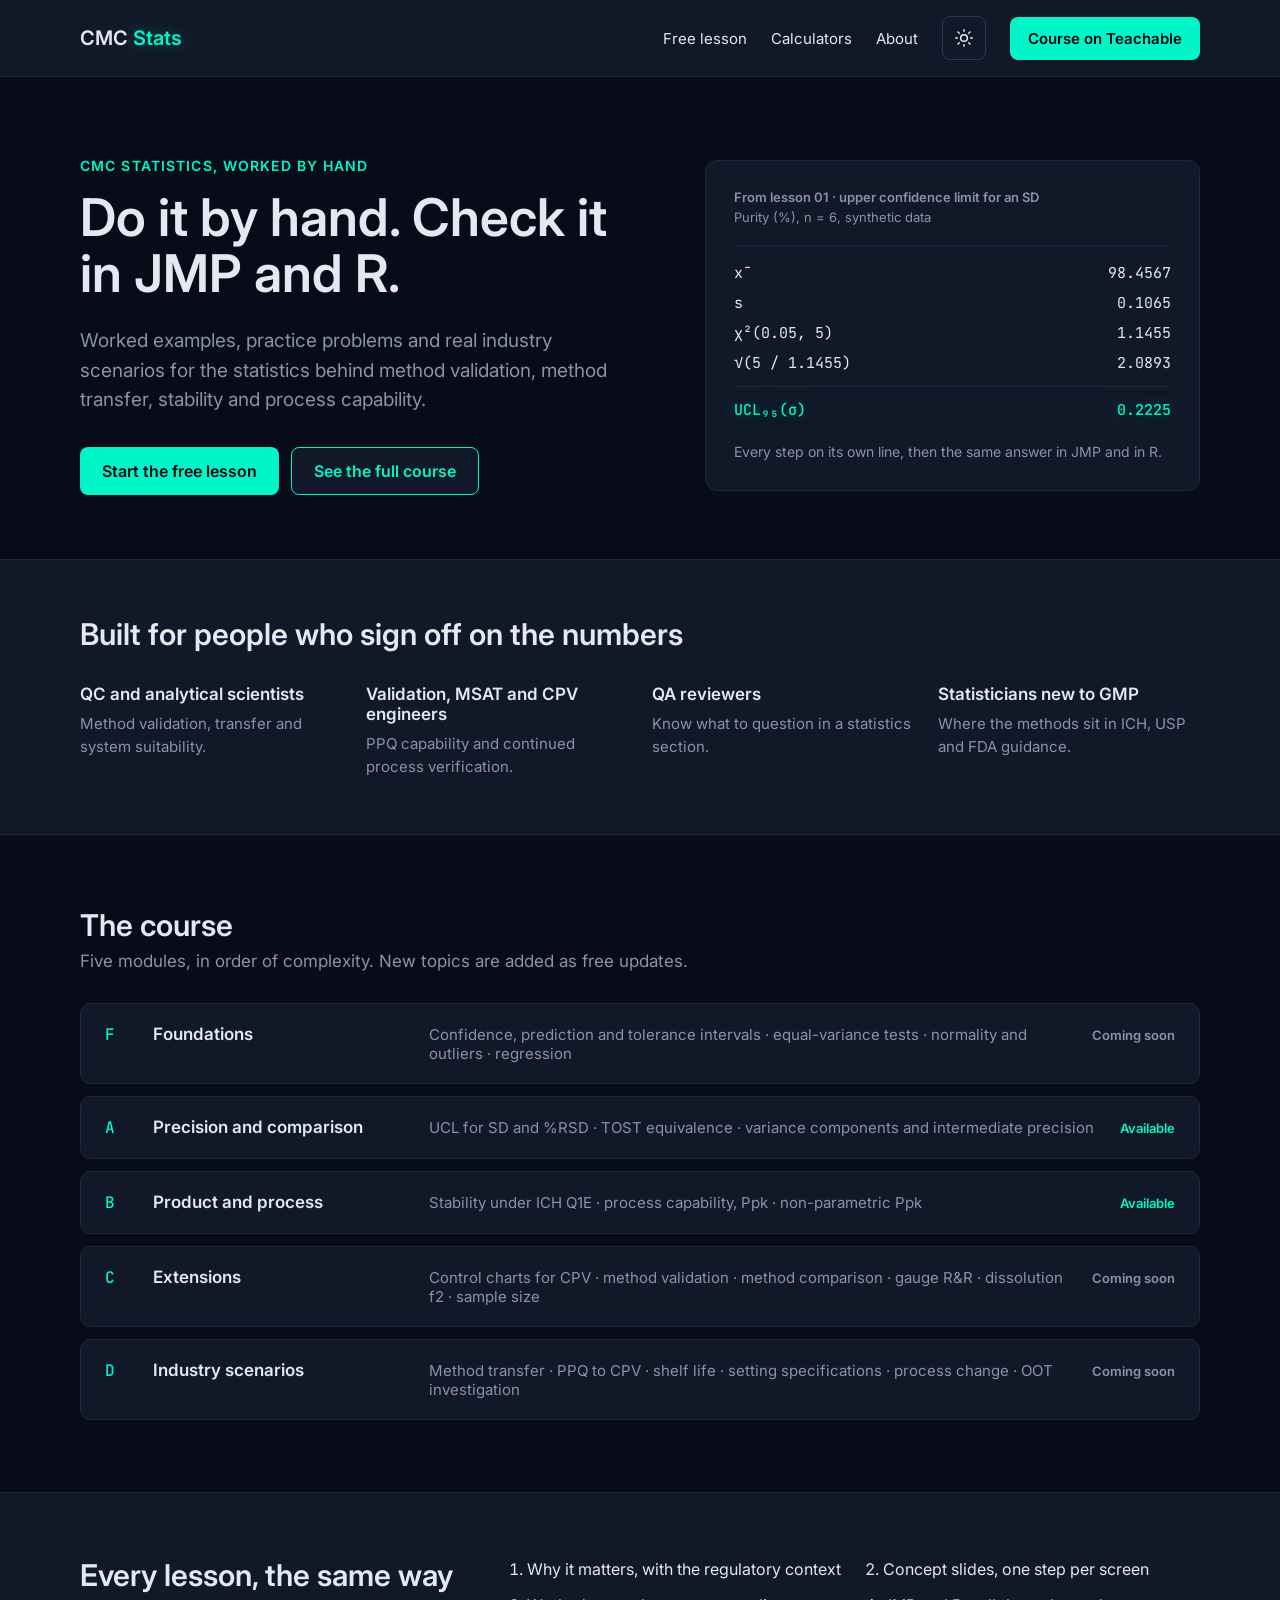
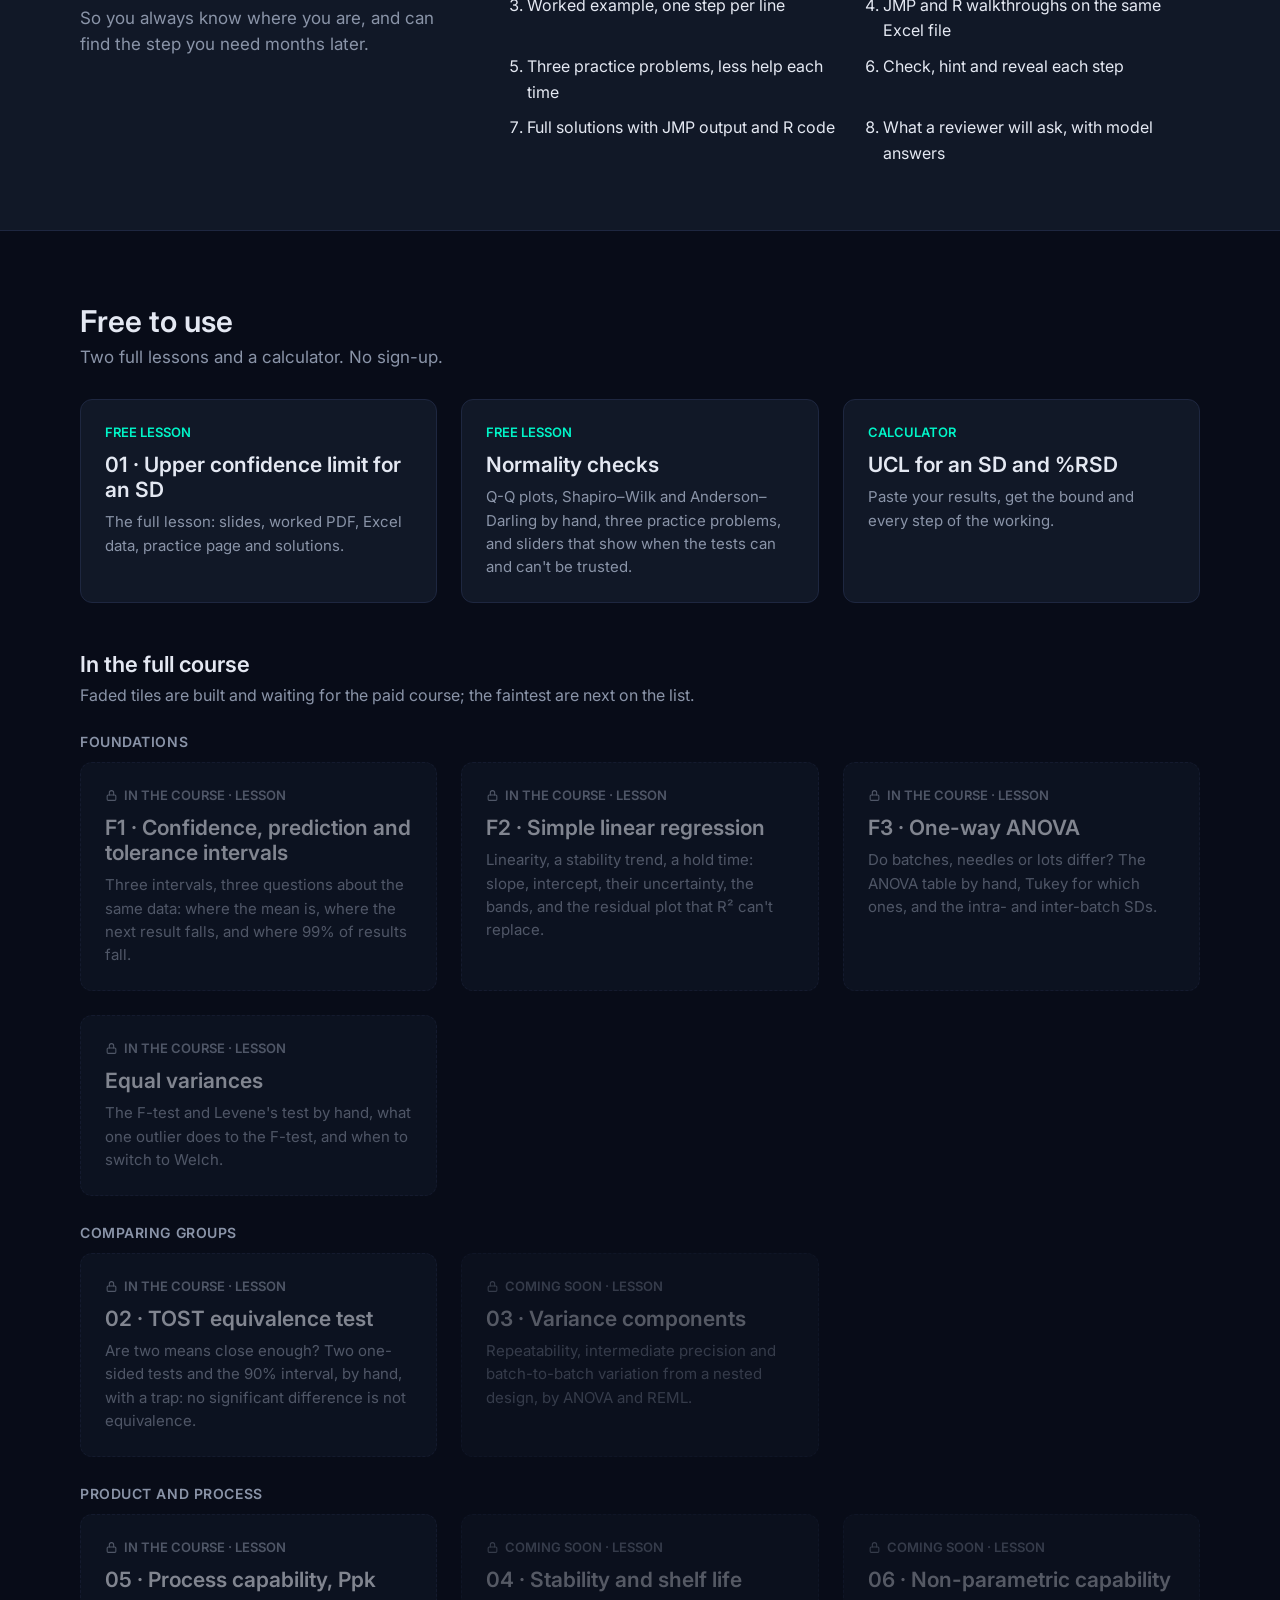
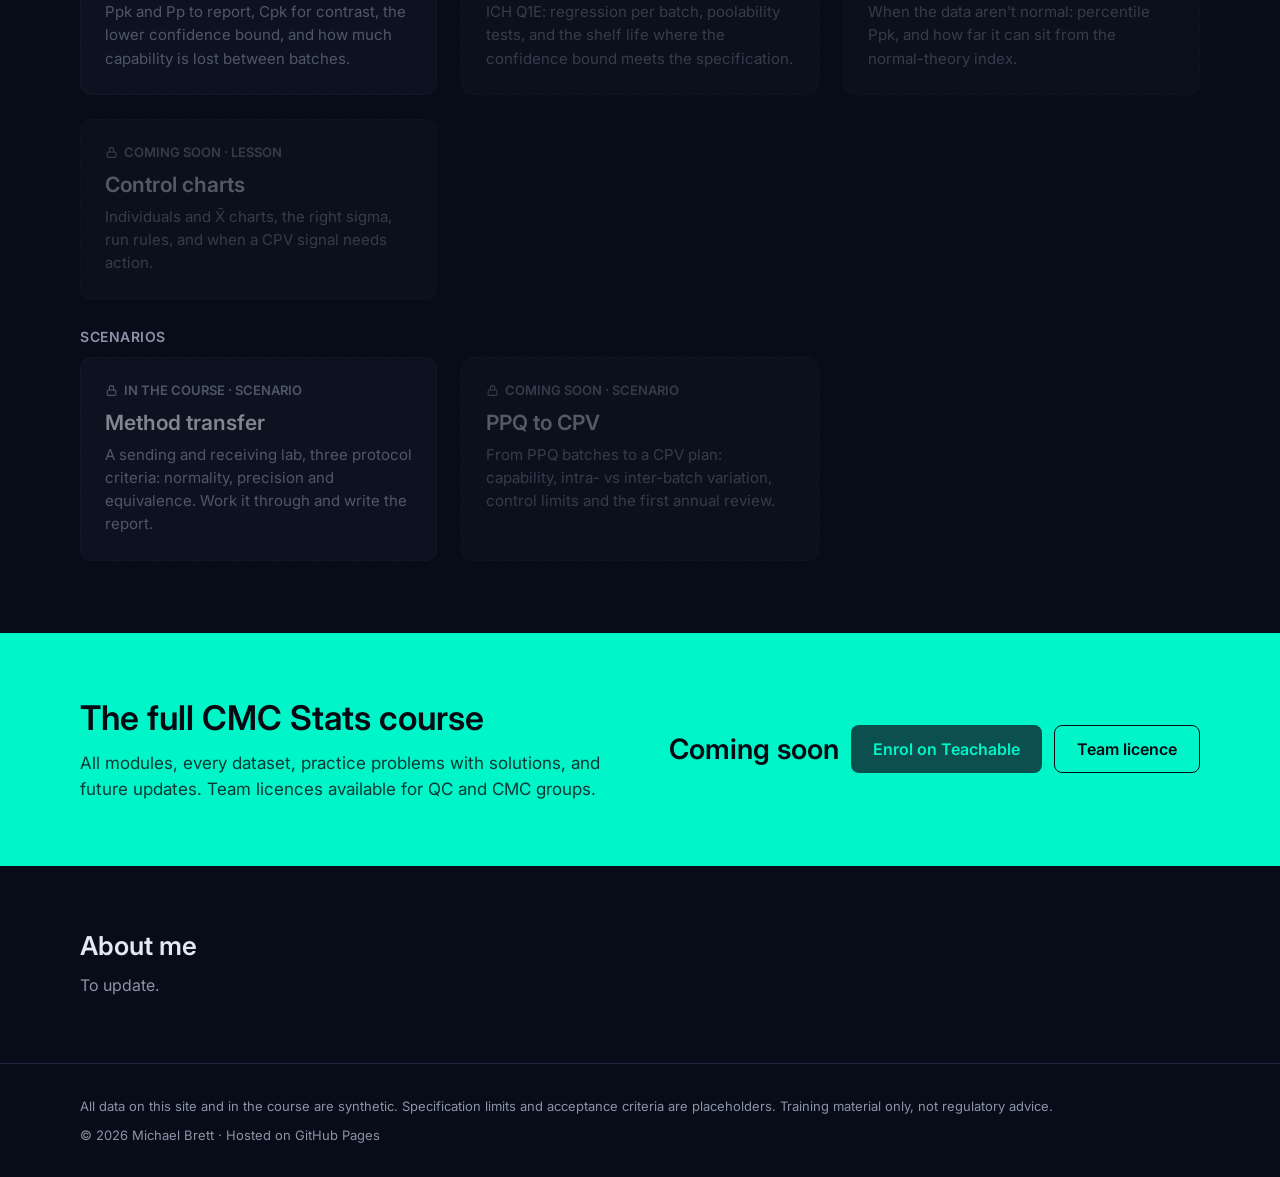
<file: index.html>
<!DOCTYPE html>
<html lang="en"><head><meta charset="utf-8"><meta name="viewport" content="width=device-width, initial-scale=1">
<title>CMC Stats – worked statistics for pharma manufacturing</title><meta name="description" content="Worked examples, practice problems and industry scenarios for CMC statistics: method validation, transfer, stability and capability, by hand, in JMP and in R.">
<link rel="preconnect" href="https://fonts.googleapis.com"><link href="https://fonts.googleapis.com/css2?family=Inter:wght@400;500;600;700&family=JetBrains+Mono:wght@400;500&display=swap" rel="stylesheet"><link rel="icon" href="assets/favicon.svg" type="image/svg+xml"><link rel="stylesheet" href="assets/site.css"><script src="assets/theme.js"></script>
</head><body>


<div id="root" class="theme dark" style="font-family: Inter, system-ui, sans-serif; color: var(--ink); background: var(--bg); min-height: 100%">

<header style="border-bottom: 1px solid var(--line); background: var(--surface)">
<nav style="max-width: 1120px; margin: 0 auto; padding: 16px 24px; display: flex; flex-wrap: wrap; align-items: center; gap: 24px">
<a href="index.html" style="font-family: Inter, sans-serif; font-weight: 600; font-size: 20px; color: var(--ink); text-decoration: none; flex-grow: 1">CMC <span class="glow" style="color: var(--accent)">Stats</span></a>
<a href="#free-lesson" style="font-size: 15px; color: var(--ink); text-decoration: none">Free lesson</a>
<a href="calculator.html" style="font-size: 15px; color: var(--ink); text-decoration: none">Calculators</a>
<a href="#about" style="font-size: 15px; color: var(--ink); text-decoration: none">About</a>
<button type="button" class="theme-toggle" aria-label="Switch theme" style="width: 44px; height: 44px; border-radius: 8px; border: 1px solid var(--line-strong); background: var(--surface); color: var(--ink); cursor: pointer; display: flex; align-items: center; justify-content: center; padding: 0"><svg class="i-moon" width="20" height="20" viewBox="0 0 24 24" fill="none" stroke="currentColor" stroke-width="1.8" stroke-linecap="round" stroke-linejoin="round" aria-hidden="true"><path d="M21 12.8A9 9 0 1 1 11.2 3a7 7 0 0 0 9.8 9.8z"></path></svg><svg class="i-sun" width="20" height="20" viewBox="0 0 24 24" fill="none" stroke="currentColor" stroke-width="1.8" stroke-linecap="round" aria-hidden="true"><circle cx="12" cy="12" r="4"></circle><path d="M12 2v2M12 20v2M4.9 4.9l1.4 1.4M17.7 17.7l1.4 1.4M2 12h2M20 12h2M4.9 19.1l1.4-1.4M17.7 6.3l1.4-1.4"></path></svg></button>
<a href="#buy" style="font-size: 15px; font-weight: 600; color: var(--on-accent); background: var(--accent); padding: 12px 18px; border-radius: 8px; text-decoration: none">Course on Teachable</a>
</nav>
</header>

<section style="max-width: 1120px; margin: 0 auto; padding: 80px 24px 64px; display: flex; flex-wrap: wrap; gap: 48px; align-items: center">
<div style="flex: 1 1 520px; min-width: 0">
<p style="margin: 0 0 16px; font-size: 14px; font-weight: 600; letter-spacing: 0.08em; text-transform: uppercase; color: var(--accent)">CMC statistics, worked by hand</p>
<h1 style="margin: 0 0 24px; font-family: Inter, sans-serif; font-weight: 600; font-size: 52px; line-height: 1.08">Do it by hand. Check it in JMP and R.</h1>
<p style="margin: 0 0 32px; font-size: 19px; line-height: 1.55; color: var(--muted); max-width: 560px">Worked examples, practice problems and real industry scenarios for the statistics behind method validation, method transfer, stability and process capability.</p>
<div style="display: flex; flex-wrap: wrap; gap: 12px">
<a href="#free-lesson" style="font-size: 16px; font-weight: 600; color: var(--on-accent); background: var(--accent); padding: 14px 22px; border-radius: 8px; text-decoration: none">Start the free lesson</a>
<a href="#buy" style="font-size: 16px; font-weight: 600; color: var(--accent); background: var(--surface); border: 1px solid var(--accent); padding: 13px 22px; border-radius: 8px; text-decoration: none">See the full course</a>
</div>
</div>
<div style="flex: 1 1 380px; min-width: 0; background: var(--surface); border: 1px solid var(--line); border-radius: 12px; padding: 28px">
<p style="margin: 0 0 4px; font-size: 13px; font-weight: 600; color: var(--muted)">From lesson 01 · upper confidence limit for an SD</p>
<p style="margin: 0 0 20px; font-size: 13px; color: var(--muted)">Purity (%), n = 6, synthetic data</p>
<div style="font-family: 'JetBrains Mono', monospace; font-size: 15px; line-height: 2; border-top: 1px solid var(--line); padding-top: 12px">
<div style="display: flex; justify-content: space-between"><span>x̄</span><span>98.4567</span></div>
<div style="display: flex; justify-content: space-between"><span>s</span><span>0.1065</span></div>
<div style="display: flex; justify-content: space-between"><span>χ²(0.05, 5)</span><span>1.1455</span></div>
<div style="display: flex; justify-content: space-between"><span>√(5 / 1.1455)</span><span>2.0893</span></div>
<div class="glow" style="display: flex; justify-content: space-between; border-top: 1px solid var(--line); margin-top: 8px; padding-top: 8px; font-weight: 500; color: var(--accent)"><span>UCL₉₅(σ)</span><span>0.2225</span></div>
</div>
<p style="margin: 16px 0 0; font-size: 14px; line-height: 1.5; color: var(--muted)">Every step on its own line, then the same answer in JMP and in R.</p>
</div>
</section>

<section style="background: var(--surface); border-top: 1px solid var(--line); border-bottom: 1px solid var(--line)">
<div style="max-width: 1120px; margin: 0 auto; padding: 56px 24px">
<h2 style="margin: 0 0 32px; font-family: Inter, sans-serif; font-weight: 600; font-size: 30px">Built for people who sign off on the numbers</h2>
<div style="display: grid; grid-template-columns: repeat(4, minmax(0, 1fr)); gap: 24px">
<div><h3 style="margin: 0 0 8px; font-size: 17px; font-weight: 600">QC and analytical scientists</h3><p style="margin: 0; font-size: 15px; line-height: 1.55; color: var(--muted)">Method validation, transfer and system suitability.</p></div>
<div><h3 style="margin: 0 0 8px; font-size: 17px; font-weight: 600">Validation, MSAT and CPV engineers</h3><p style="margin: 0; font-size: 15px; line-height: 1.55; color: var(--muted)">PPQ capability and continued process verification.</p></div>
<div><h3 style="margin: 0 0 8px; font-size: 17px; font-weight: 600">QA reviewers</h3><p style="margin: 0; font-size: 15px; line-height: 1.55; color: var(--muted)">Know what to question in a statistics section.</p></div>
<div><h3 style="margin: 0 0 8px; font-size: 17px; font-weight: 600">Statisticians new to GMP</h3><p style="margin: 0; font-size: 15px; line-height: 1.55; color: var(--muted)">Where the methods sit in ICH, USP and FDA guidance.</p></div>
</div>
</div>
</section>

<section style="max-width: 1120px; margin: 0 auto; padding: 72px 24px">
<h2 style="margin: 0 0 8px; font-family: Inter, sans-serif; font-weight: 600; font-size: 30px">The course</h2>
<p style="margin: 0 0 32px; font-size: 17px; color: var(--muted)">Five modules, in order of complexity. New topics are added as free updates.</p>
<div style="display: flex; flex-direction: column; gap: 12px">
<div style="display: flex; flex-wrap: wrap; gap: 16px; align-items: baseline; background: var(--surface); border: 1px solid var(--line); border-radius: 10px; padding: 20px 24px">
<span style="font-family: 'JetBrains Mono', monospace; font-weight: 500; color: var(--accent); width: 32px">F</span>
<span style="font-weight: 600; font-size: 17px; flex: 0 1 260px">Foundations</span>
<span style="font-size: 15px; color: var(--muted); flex: 1 1 400px">Confidence, prediction and tolerance intervals · equal-variance tests · normality and outliers · regression</span>
<span style="font-size: 13px; font-weight: 600; color: var(--muted)">Coming soon</span>
</div>
<div style="display: flex; flex-wrap: wrap; gap: 16px; align-items: baseline; background: var(--surface); border: 1px solid var(--line); border-radius: 10px; padding: 20px 24px">
<span style="font-family: 'JetBrains Mono', monospace; font-weight: 500; color: var(--accent); width: 32px">A</span>
<span style="font-weight: 600; font-size: 17px; flex: 0 1 260px">Precision and comparison</span>
<span style="font-size: 15px; color: var(--muted); flex: 1 1 400px">UCL for SD and %RSD · TOST equivalence · variance components and intermediate precision</span>
<span style="font-size: 13px; font-weight: 600; color: var(--accent)">Available</span>
</div>
<div style="display: flex; flex-wrap: wrap; gap: 16px; align-items: baseline; background: var(--surface); border: 1px solid var(--line); border-radius: 10px; padding: 20px 24px">
<span style="font-family: 'JetBrains Mono', monospace; font-weight: 500; color: var(--accent); width: 32px">B</span>
<span style="font-weight: 600; font-size: 17px; flex: 0 1 260px">Product and process</span>
<span style="font-size: 15px; color: var(--muted); flex: 1 1 400px">Stability under ICH Q1E · process capability, Ppk · non-parametric Ppk</span>
<span style="font-size: 13px; font-weight: 600; color: var(--accent)">Available</span>
</div>
<div style="display: flex; flex-wrap: wrap; gap: 16px; align-items: baseline; background: var(--surface); border: 1px solid var(--line); border-radius: 10px; padding: 20px 24px">
<span style="font-family: 'JetBrains Mono', monospace; font-weight: 500; color: var(--accent); width: 32px">C</span>
<span style="font-weight: 600; font-size: 17px; flex: 0 1 260px">Extensions</span>
<span style="font-size: 15px; color: var(--muted); flex: 1 1 400px">Control charts for CPV · method validation · method comparison · gauge R&amp;R · dissolution f2 · sample size</span>
<span style="font-size: 13px; font-weight: 600; color: var(--muted)">Coming soon</span>
</div>
<div style="display: flex; flex-wrap: wrap; gap: 16px; align-items: baseline; background: var(--surface); border: 1px solid var(--line); border-radius: 10px; padding: 20px 24px">
<span style="font-family: 'JetBrains Mono', monospace; font-weight: 500; color: var(--accent); width: 32px">D</span>
<span style="font-weight: 600; font-size: 17px; flex: 0 1 260px">Industry scenarios</span>
<span style="font-size: 15px; color: var(--muted); flex: 1 1 400px">Method transfer · PPQ to CPV · shelf life · setting specifications · process change · OOT investigation</span>
<span style="font-size: 13px; font-weight: 600; color: var(--muted)">Coming soon</span>
</div>
</div>
</section>

<section style="background: var(--surface); border-top: 1px solid var(--line); border-bottom: 1px solid var(--line)">
<div style="max-width: 1120px; margin: 0 auto; padding: 64px 24px; display: flex; flex-wrap: wrap; gap: 48px">
<div style="flex: 1 1 320px; min-width: 0">
<h2 style="margin: 0 0 12px; font-family: Inter, sans-serif; font-weight: 600; font-size: 30px">Every lesson, the same way</h2>
<p style="margin: 0; font-size: 17px; line-height: 1.55; color: var(--muted)">So you always know where you are, and can find the step you need months later.</p>
</div>
<ol style="flex: 2 1 560px; min-width: 0; margin: 0; padding-left: 22px; font-size: 16px; line-height: 1.6; display: grid; grid-template-columns: repeat(2, minmax(0, 1fr)); column-gap: 40px; row-gap: 10px">
<li>Why it matters, with the regulatory context</li>
<li>Concept slides, one step per screen</li>
<li>Worked example, one step per line</li>
<li>JMP and R walkthroughs on the same Excel file</li>
<li>Three practice problems, less help each time</li>
<li>Check, hint and reveal each step</li>
<li>Full solutions with JMP output and R code</li>
<li>What a reviewer will ask, with model answers</li>
</ol>
</div>
</section>

<section id="free-lesson" style="max-width: 1120px; margin: 0 auto; padding: 72px 24px">
<h2 style="margin: 0 0 8px; font-family: Inter, sans-serif; font-weight: 600; font-size: 30px">Free to use</h2>
<p style="margin: 0 0 32px; font-size: 17px; color: var(--muted)">Two full lessons and a calculator. No sign-up.</p>
<div style="display: grid; grid-template-columns: repeat(3, minmax(0, 1fr)); gap: 24px">
<a href="lessons/01/" style="display: block; background: var(--surface); border: 1px solid var(--line); border-radius: 12px; padding: 24px; text-decoration: none; color: var(--ink)">
<p style="margin: 0 0 12px; font-size: 13px; font-weight: 600; color: var(--accent)">FREE LESSON</p>
<h3 style="margin: 0 0 8px; font-family: Inter, sans-serif; font-size: 21px; font-weight: 600">01 · Upper confidence limit for an SD</h3>
<p style="margin: 0; font-size: 15px; line-height: 1.55; color: var(--muted)">The full lesson: slides, worked PDF, Excel data, practice page and solutions.</p>
</a>
<a href="lessons/normality/" style="display: block; background: var(--surface); border: 1px solid var(--line); border-radius: 12px; padding: 24px; text-decoration: none; color: var(--ink)">
<p style="margin: 0 0 12px; font-size: 13px; font-weight: 600; color: var(--accent)">FREE LESSON</p>
<h3 style="margin: 0 0 8px; font-family: Inter, sans-serif; font-size: 21px; font-weight: 600">Normality checks</h3>
<p style="margin: 0; font-size: 15px; line-height: 1.55; color: var(--muted)">Q-Q plots, Shapiro–Wilk and Anderson–Darling by hand, three practice problems, and sliders that show when the tests can and can't be trusted.</p>
</a>
<a href="calculator.html" style="display: block; background: var(--surface); border: 1px solid var(--line); border-radius: 12px; padding: 24px; text-decoration: none; color: var(--ink)">
<p style="margin: 0 0 12px; font-size: 13px; font-weight: 600; color: var(--accent)">CALCULATOR</p>
<h3 style="margin: 0 0 8px; font-family: Inter, sans-serif; font-size: 21px; font-weight: 600">UCL for an SD and %RSD</h3>
<p style="margin: 0; font-size: 15px; line-height: 1.55; color: var(--muted)">Paste your results, get the bound and every step of the working.</p>
</a>
</div>

<h3 style="margin: 48px 0 8px; font-family: Inter, sans-serif; font-weight: 600; font-size: 22px">In the full course</h3>
<p style="margin: 0 0 24px; font-size: 16px; color: var(--muted)">Faded tiles are built and waiting for the paid course; the faintest are next on the list.</p>
<h4 style="margin: 28px 0 12px; font-size: 14px; font-weight: 600; letter-spacing: .04em; text-transform: uppercase; color: var(--muted)">Foundations</h4>
<div class="course-tiles" style="display: grid; grid-template-columns: repeat(3, minmax(0, 1fr)); gap: 24px">
<div aria-disabled="true" style="position: relative; background: var(--surface); border: 1px dashed var(--line); border-radius: 12px; padding: 24px; color: var(--ink); opacity: .55; cursor: default">
<p style="margin: 0 0 12px; font-size: 13px; font-weight: 600; color: var(--muted)"><svg width="13" height="13" viewBox="0 0 24 24" fill="none" stroke="currentColor" stroke-width="2" stroke-linecap="round" stroke-linejoin="round" aria-hidden="true" style="vertical-align:-2px;margin-right:6px"><rect x="4" y="11" width="16" height="10" rx="2"></rect><path d="M8 11V7a4 4 0 0 1 8 0v4"></path></svg>IN THE COURSE · LESSON</p>
<h3 style="margin: 0 0 8px; font-family: Inter, sans-serif; font-size: 21px; font-weight: 600">F1 · Confidence, prediction and tolerance intervals</h3>
<p style="margin: 0; font-size: 15px; line-height: 1.55; color: var(--muted)">Three intervals, three questions about the same data: where the mean is, where the next result falls, and where 99% of results fall.</p>
</div>
<div aria-disabled="true" style="position: relative; background: var(--surface); border: 1px dashed var(--line); border-radius: 12px; padding: 24px; color: var(--ink); opacity: .55; cursor: default">
<p style="margin: 0 0 12px; font-size: 13px; font-weight: 600; color: var(--muted)"><svg width="13" height="13" viewBox="0 0 24 24" fill="none" stroke="currentColor" stroke-width="2" stroke-linecap="round" stroke-linejoin="round" aria-hidden="true" style="vertical-align:-2px;margin-right:6px"><rect x="4" y="11" width="16" height="10" rx="2"></rect><path d="M8 11V7a4 4 0 0 1 8 0v4"></path></svg>IN THE COURSE · LESSON</p>
<h3 style="margin: 0 0 8px; font-family: Inter, sans-serif; font-size: 21px; font-weight: 600">F2 · Simple linear regression</h3>
<p style="margin: 0; font-size: 15px; line-height: 1.55; color: var(--muted)">Linearity, a stability trend, a hold time: slope, intercept, their uncertainty, the bands, and the residual plot that R² can't replace.</p>
</div>
<div aria-disabled="true" style="position: relative; background: var(--surface); border: 1px dashed var(--line); border-radius: 12px; padding: 24px; color: var(--ink); opacity: .55; cursor: default">
<p style="margin: 0 0 12px; font-size: 13px; font-weight: 600; color: var(--muted)"><svg width="13" height="13" viewBox="0 0 24 24" fill="none" stroke="currentColor" stroke-width="2" stroke-linecap="round" stroke-linejoin="round" aria-hidden="true" style="vertical-align:-2px;margin-right:6px"><rect x="4" y="11" width="16" height="10" rx="2"></rect><path d="M8 11V7a4 4 0 0 1 8 0v4"></path></svg>IN THE COURSE · LESSON</p>
<h3 style="margin: 0 0 8px; font-family: Inter, sans-serif; font-size: 21px; font-weight: 600">F3 · One-way ANOVA</h3>
<p style="margin: 0; font-size: 15px; line-height: 1.55; color: var(--muted)">Do batches, needles or lots differ? The ANOVA table by hand, Tukey for which ones, and the intra- and inter-batch SDs.</p>
</div>
<div aria-disabled="true" style="position: relative; background: var(--surface); border: 1px dashed var(--line); border-radius: 12px; padding: 24px; color: var(--ink); opacity: .55; cursor: default">
<p style="margin: 0 0 12px; font-size: 13px; font-weight: 600; color: var(--muted)"><svg width="13" height="13" viewBox="0 0 24 24" fill="none" stroke="currentColor" stroke-width="2" stroke-linecap="round" stroke-linejoin="round" aria-hidden="true" style="vertical-align:-2px;margin-right:6px"><rect x="4" y="11" width="16" height="10" rx="2"></rect><path d="M8 11V7a4 4 0 0 1 8 0v4"></path></svg>IN THE COURSE · LESSON</p>
<h3 style="margin: 0 0 8px; font-family: Inter, sans-serif; font-size: 21px; font-weight: 600">Equal variances</h3>
<p style="margin: 0; font-size: 15px; line-height: 1.55; color: var(--muted)">The F-test and Levene's test by hand, what one outlier does to the F-test, and when to switch to Welch.</p>
</div>
</div>
<h4 style="margin: 28px 0 12px; font-size: 14px; font-weight: 600; letter-spacing: .04em; text-transform: uppercase; color: var(--muted)">Comparing groups</h4>
<div class="course-tiles" style="display: grid; grid-template-columns: repeat(3, minmax(0, 1fr)); gap: 24px">
<div aria-disabled="true" style="position: relative; background: var(--surface); border: 1px dashed var(--line); border-radius: 12px; padding: 24px; color: var(--ink); opacity: .55; cursor: default">
<p style="margin: 0 0 12px; font-size: 13px; font-weight: 600; color: var(--muted)"><svg width="13" height="13" viewBox="0 0 24 24" fill="none" stroke="currentColor" stroke-width="2" stroke-linecap="round" stroke-linejoin="round" aria-hidden="true" style="vertical-align:-2px;margin-right:6px"><rect x="4" y="11" width="16" height="10" rx="2"></rect><path d="M8 11V7a4 4 0 0 1 8 0v4"></path></svg>IN THE COURSE · LESSON</p>
<h3 style="margin: 0 0 8px; font-family: Inter, sans-serif; font-size: 21px; font-weight: 600">02 · TOST equivalence test</h3>
<p style="margin: 0; font-size: 15px; line-height: 1.55; color: var(--muted)">Are two means close enough? Two one-sided tests and the 90% interval, by hand, with a trap: no significant difference is not equivalence.</p>
</div>
<div aria-disabled="true" style="position: relative; background: var(--surface); border: 1px dashed var(--line); border-radius: 12px; padding: 24px; color: var(--ink); opacity: .35; cursor: default">
<p style="margin: 0 0 12px; font-size: 13px; font-weight: 600; color: var(--muted)"><svg width="13" height="13" viewBox="0 0 24 24" fill="none" stroke="currentColor" stroke-width="2" stroke-linecap="round" stroke-linejoin="round" aria-hidden="true" style="vertical-align:-2px;margin-right:6px"><rect x="4" y="11" width="16" height="10" rx="2"></rect><path d="M8 11V7a4 4 0 0 1 8 0v4"></path></svg>COMING SOON · LESSON</p>
<h3 style="margin: 0 0 8px; font-family: Inter, sans-serif; font-size: 21px; font-weight: 600">03 · Variance components</h3>
<p style="margin: 0; font-size: 15px; line-height: 1.55; color: var(--muted)">Repeatability, intermediate precision and batch-to-batch variation from a nested design, by ANOVA and REML.</p>
</div>
</div>
<h4 style="margin: 28px 0 12px; font-size: 14px; font-weight: 600; letter-spacing: .04em; text-transform: uppercase; color: var(--muted)">Product and process</h4>
<div class="course-tiles" style="display: grid; grid-template-columns: repeat(3, minmax(0, 1fr)); gap: 24px">
<div aria-disabled="true" style="position: relative; background: var(--surface); border: 1px dashed var(--line); border-radius: 12px; padding: 24px; color: var(--ink); opacity: .55; cursor: default">
<p style="margin: 0 0 12px; font-size: 13px; font-weight: 600; color: var(--muted)"><svg width="13" height="13" viewBox="0 0 24 24" fill="none" stroke="currentColor" stroke-width="2" stroke-linecap="round" stroke-linejoin="round" aria-hidden="true" style="vertical-align:-2px;margin-right:6px"><rect x="4" y="11" width="16" height="10" rx="2"></rect><path d="M8 11V7a4 4 0 0 1 8 0v4"></path></svg>IN THE COURSE · LESSON</p>
<h3 style="margin: 0 0 8px; font-family: Inter, sans-serif; font-size: 21px; font-weight: 600">05 · Process capability, Ppk</h3>
<p style="margin: 0; font-size: 15px; line-height: 1.55; color: var(--muted)">Ppk and Pp to report, Cpk for contrast, the lower confidence bound, and how much capability is lost between batches.</p>
</div>
<div aria-disabled="true" style="position: relative; background: var(--surface); border: 1px dashed var(--line); border-radius: 12px; padding: 24px; color: var(--ink); opacity: .35; cursor: default">
<p style="margin: 0 0 12px; font-size: 13px; font-weight: 600; color: var(--muted)"><svg width="13" height="13" viewBox="0 0 24 24" fill="none" stroke="currentColor" stroke-width="2" stroke-linecap="round" stroke-linejoin="round" aria-hidden="true" style="vertical-align:-2px;margin-right:6px"><rect x="4" y="11" width="16" height="10" rx="2"></rect><path d="M8 11V7a4 4 0 0 1 8 0v4"></path></svg>COMING SOON · LESSON</p>
<h3 style="margin: 0 0 8px; font-family: Inter, sans-serif; font-size: 21px; font-weight: 600">04 · Stability and shelf life</h3>
<p style="margin: 0; font-size: 15px; line-height: 1.55; color: var(--muted)">ICH Q1E: regression per batch, poolability tests, and the shelf life where the confidence bound meets the specification.</p>
</div>
<div aria-disabled="true" style="position: relative; background: var(--surface); border: 1px dashed var(--line); border-radius: 12px; padding: 24px; color: var(--ink); opacity: .35; cursor: default">
<p style="margin: 0 0 12px; font-size: 13px; font-weight: 600; color: var(--muted)"><svg width="13" height="13" viewBox="0 0 24 24" fill="none" stroke="currentColor" stroke-width="2" stroke-linecap="round" stroke-linejoin="round" aria-hidden="true" style="vertical-align:-2px;margin-right:6px"><rect x="4" y="11" width="16" height="10" rx="2"></rect><path d="M8 11V7a4 4 0 0 1 8 0v4"></path></svg>COMING SOON · LESSON</p>
<h3 style="margin: 0 0 8px; font-family: Inter, sans-serif; font-size: 21px; font-weight: 600">06 · Non-parametric capability</h3>
<p style="margin: 0; font-size: 15px; line-height: 1.55; color: var(--muted)">When the data aren't normal: percentile Ppk, and how far it can sit from the normal-theory index.</p>
</div>
<div aria-disabled="true" style="position: relative; background: var(--surface); border: 1px dashed var(--line); border-radius: 12px; padding: 24px; color: var(--ink); opacity: .35; cursor: default">
<p style="margin: 0 0 12px; font-size: 13px; font-weight: 600; color: var(--muted)"><svg width="13" height="13" viewBox="0 0 24 24" fill="none" stroke="currentColor" stroke-width="2" stroke-linecap="round" stroke-linejoin="round" aria-hidden="true" style="vertical-align:-2px;margin-right:6px"><rect x="4" y="11" width="16" height="10" rx="2"></rect><path d="M8 11V7a4 4 0 0 1 8 0v4"></path></svg>COMING SOON · LESSON</p>
<h3 style="margin: 0 0 8px; font-family: Inter, sans-serif; font-size: 21px; font-weight: 600">Control charts</h3>
<p style="margin: 0; font-size: 15px; line-height: 1.55; color: var(--muted)">Individuals and X̄ charts, the right sigma, run rules, and when a CPV signal needs action.</p>
</div>
</div>
<h4 style="margin: 28px 0 12px; font-size: 14px; font-weight: 600; letter-spacing: .04em; text-transform: uppercase; color: var(--muted)">Scenarios</h4>
<div class="course-tiles" style="display: grid; grid-template-columns: repeat(3, minmax(0, 1fr)); gap: 24px">
<div aria-disabled="true" style="position: relative; background: var(--surface); border: 1px dashed var(--line); border-radius: 12px; padding: 24px; color: var(--ink); opacity: .55; cursor: default">
<p style="margin: 0 0 12px; font-size: 13px; font-weight: 600; color: var(--muted)"><svg width="13" height="13" viewBox="0 0 24 24" fill="none" stroke="currentColor" stroke-width="2" stroke-linecap="round" stroke-linejoin="round" aria-hidden="true" style="vertical-align:-2px;margin-right:6px"><rect x="4" y="11" width="16" height="10" rx="2"></rect><path d="M8 11V7a4 4 0 0 1 8 0v4"></path></svg>IN THE COURSE · SCENARIO</p>
<h3 style="margin: 0 0 8px; font-family: Inter, sans-serif; font-size: 21px; font-weight: 600">Method transfer</h3>
<p style="margin: 0; font-size: 15px; line-height: 1.55; color: var(--muted)">A sending and receiving lab, three protocol criteria: normality, precision and equivalence. Work it through and write the report.</p>
</div>
<div aria-disabled="true" style="position: relative; background: var(--surface); border: 1px dashed var(--line); border-radius: 12px; padding: 24px; color: var(--ink); opacity: .35; cursor: default">
<p style="margin: 0 0 12px; font-size: 13px; font-weight: 600; color: var(--muted)"><svg width="13" height="13" viewBox="0 0 24 24" fill="none" stroke="currentColor" stroke-width="2" stroke-linecap="round" stroke-linejoin="round" aria-hidden="true" style="vertical-align:-2px;margin-right:6px"><rect x="4" y="11" width="16" height="10" rx="2"></rect><path d="M8 11V7a4 4 0 0 1 8 0v4"></path></svg>COMING SOON · SCENARIO</p>
<h3 style="margin: 0 0 8px; font-family: Inter, sans-serif; font-size: 21px; font-weight: 600">PPQ to CPV</h3>
<p style="margin: 0; font-size: 15px; line-height: 1.55; color: var(--muted)">From PPQ batches to a CPV plan: capability, intra- vs inter-batch variation, control limits and the first annual review.</p>
</div>
</div>
</section>

<section id="buy" style="background: var(--accent); color: var(--on-accent)">
<div style="max-width: 1120px; margin: 0 auto; padding: 64px 24px; display: flex; flex-wrap: wrap; gap: 32px; align-items: center">
<div style="flex: 1 1 520px; min-width: 0">
<h2 style="margin: 0 0 12px; font-family: Inter, sans-serif; font-weight: 600; font-size: 34px">The full CMC Stats course</h2>
<p style="margin: 0; font-size: 17px; line-height: 1.55; color: var(--on-accent-soft)">All modules, every dataset, practice problems with solutions, and future updates. Team licences available for QC and CMC groups.</p>
</div>
<div style="display: flex; flex-wrap: wrap; gap: 12px; align-items: center">
<span style="font-family: Inter, sans-serif; font-size: 28px; font-weight: 600">Coming soon</span>
<a href="#buy" aria-disabled="true" title="Teachable link added at launch" style="font-size: 16px; font-weight: 600; color: var(--accent); background: var(--surface); padding: 14px 22px; border-radius: 8px; text-decoration: none">Enrol on Teachable</a>
<a href="mailto:micl.brett@gmail.com?subject=Team%20licence" style="font-size: 16px; font-weight: 600; color: var(--on-accent); border: 1px solid var(--on-accent); padding: 13px 22px; border-radius: 8px; text-decoration: none">Team licence</a>
</div>
</div>
</section>

<section id="about" style="max-width: 1120px; margin: 0 auto; padding: 64px 24px">
<h2 style="margin: 0 0 12px; font-family: Inter, sans-serif; font-weight: 600; font-size: 26px">About me</h2>
<p style="margin: 0; font-size: 16px; line-height: 1.6; color: var(--muted)">To update.</p>
</section>

<footer style="border-top: 1px solid var(--line)">
<div style="max-width: 1120px; margin: 0 auto; padding: 32px 24px; font-size: 13px; line-height: 1.6; color: var(--muted)">
<p style="margin: 0 0 8px">All data on this site and in the course are synthetic. Specification limits and acceptance criteria are placeholders. Training material only, not regulatory advice.</p>
<p style="margin: 0">© 2026 Michael Brett · Hosted on GitHub Pages</p>
</div>
</footer>

</div>

</body></html>
</file>
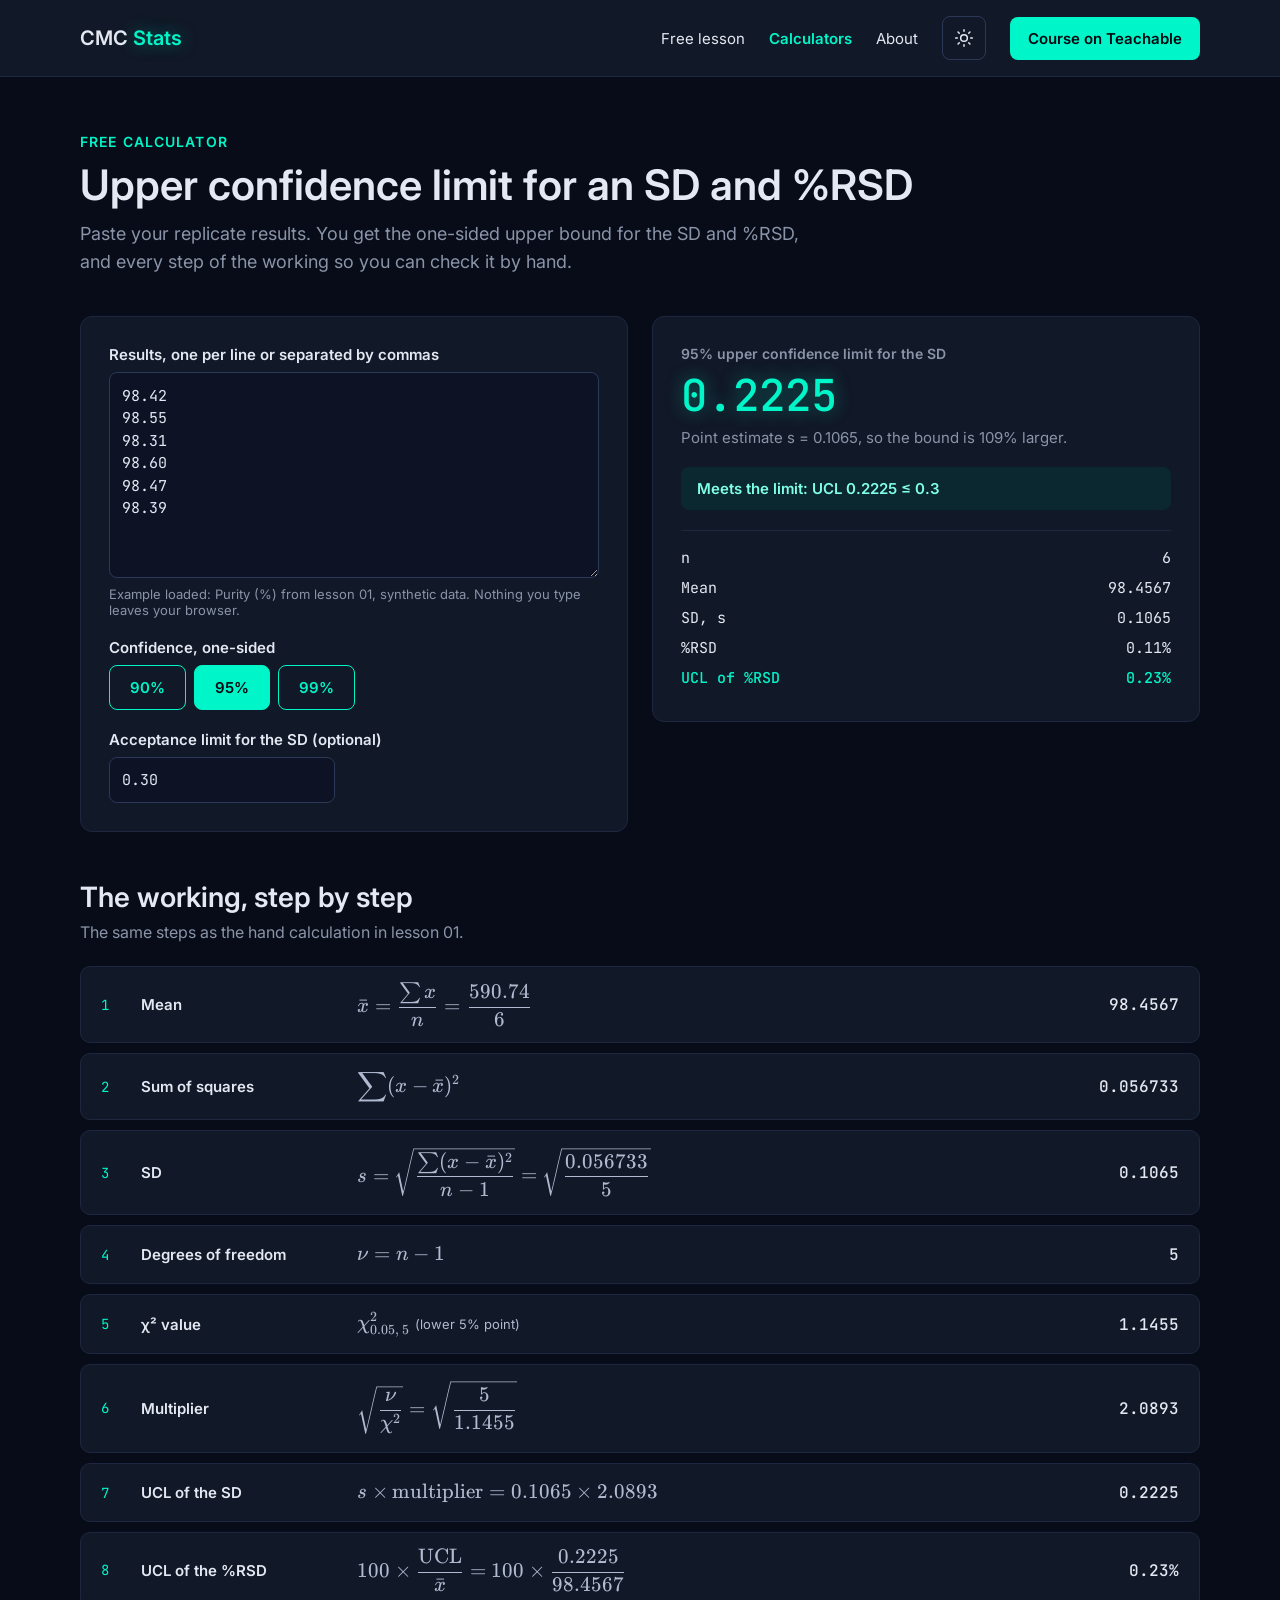
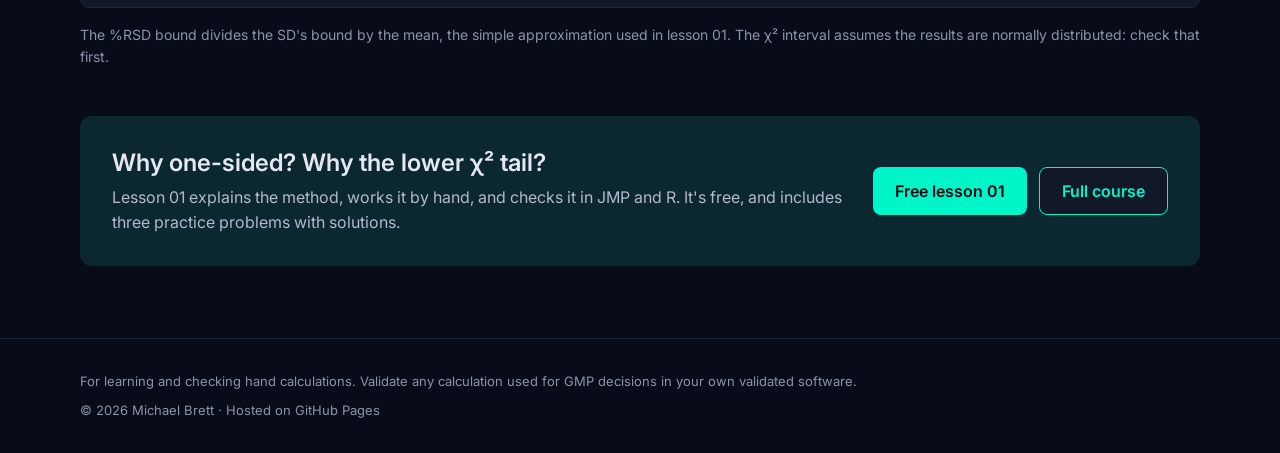
<file: calculator.html>
<!DOCTYPE html>
<html lang="en"><head><meta charset="utf-8"><meta name="viewport" content="width=device-width, initial-scale=1">
<title>Calculator: upper confidence limit for an SD and %RSD – CMC Stats</title>
<meta name="description" content="Free calculator for the one-sided upper confidence limit of an SD and %RSD, with every step of the working.">
<link rel="preconnect" href="https://fonts.googleapis.com"><link href="https://fonts.googleapis.com/css2?family=Inter:wght@400;500;600;700&family=JetBrains+Mono:wght@400;500&display=swap" rel="stylesheet"><link rel="icon" href="assets/favicon.svg" type="image/svg+xml"><link rel="stylesheet" href="assets/katex/katex.min.css"><script src="assets/katex/katex.min.js"></script><link rel="stylesheet" href="assets/site.css"><script src="assets/theme.js"></script>
</head><body>
<div id="root" class="theme dark" style="font-family: Inter, system-ui, sans-serif; color: var(--ink); background: var(--bg); min-height: 100%">
<header style="border-bottom: 1px solid var(--line); background: var(--surface)">
<nav style="max-width: 1120px; margin: 0 auto; padding: 16px 24px; display: flex; flex-wrap: wrap; align-items: center; gap: 24px">
<a href="index.html" style="font-family: Inter, sans-serif; font-weight: 600; font-size: 20px; color: var(--ink); text-decoration: none; flex-grow: 1">CMC <span class="glow" style="color: var(--accent)">Stats</span></a>
<a href="#free-lesson" style="font-size: 15px; color: var(--ink); text-decoration: none">Free lesson</a>
<a href="calculator.html" style="font-size: 15px; color: var(--accent); font-weight: 600; text-decoration: none">Calculators</a>
<a href="#about" style="font-size: 15px; color: var(--ink); text-decoration: none">About</a>
<button type="button" class="theme-toggle" aria-label="Switch theme" style="width: 44px; height: 44px; border-radius: 8px; border: 1px solid var(--line-strong); background: var(--surface); color: var(--ink); cursor: pointer; display: flex; align-items: center; justify-content: center; padding: 0"><svg class="i-moon" width="20" height="20" viewBox="0 0 24 24" fill="none" stroke="currentColor" stroke-width="1.8" stroke-linecap="round" stroke-linejoin="round" aria-hidden="true"><path d="M21 12.8A9 9 0 1 1 11.2 3a7 7 0 0 0 9.8 9.8z"></path></svg><svg class="i-sun" width="20" height="20" viewBox="0 0 24 24" fill="none" stroke="currentColor" stroke-width="1.8" stroke-linecap="round" aria-hidden="true"><circle cx="12" cy="12" r="4"></circle><path d="M12 2v2M12 20v2M4.9 4.9l1.4 1.4M17.7 17.7l1.4 1.4M2 12h2M20 12h2M4.9 19.1l1.4-1.4M17.7 6.3l1.4-1.4"></path></svg></button>
<a href="#buy" style="font-size: 15px; font-weight: 600; color: var(--on-accent); background: var(--accent); padding: 12px 18px; border-radius: 8px; text-decoration: none">Course on Teachable</a>
</nav>
</header>
<main style="max-width: 1120px; margin: 0 auto; padding: 56px 24px 72px">
<p style="margin: 0 0 12px; font-size: 14px; font-weight: 600; letter-spacing: 0.08em; text-transform: uppercase; color: var(--accent)">Free calculator</p>
<h1 style="margin: 0 0 12px; font-family: Inter, sans-serif; font-weight: 600; font-size: 42px; line-height: 1.1">Upper confidence limit for an SD and %RSD</h1>
<p style="margin: 0 0 40px; font-size: 18px; line-height: 1.55; color: var(--muted); max-width: 720px">Paste your replicate results. You get the one-sided upper bound for the SD and %RSD, and every step of the working so you can check it by hand.</p>
<div style="display: flex; flex-wrap: wrap; gap: 24px; align-items: flex-start">
<div style="flex: 1 1 420px; min-width: 0; background: var(--surface); border: 1px solid var(--line); border-radius: 12px; padding: 28px; display: flex; flex-direction: column; gap: 20px">
<div style="display: flex; flex-direction: column; gap: 8px">
<label for="calc-data" style="font-size: 15px; font-weight: 600">Results, one per line or separated by commas</label>
<textarea id="calc-data" rows="8" style="font-family: 'JetBrains Mono', monospace; font-size: 15px; line-height: 1.5; padding: 12px; border: 1px solid var(--line-strong); border-radius: 8px; resize: vertical; color: var(--ink); background: var(--field)">98.42
98.55
98.31
98.60
98.47
98.39</textarea>
<p style="margin: 0; font-size: 13px; color: var(--muted)">Example loaded: Purity (%) from lesson 01, synthetic data. Nothing you type leaves your browser.</p>
</div>
<div style="display: flex; flex-direction: column; gap: 8px">
<span style="font-size: 15px; font-weight: 600">Confidence, one-sided</span>
<div id="levels" style="display: flex; gap: 8px; flex-wrap: wrap">
<button type="button" class="lvl" data-c="0.90">90%</button><button type="button" class="lvl on" data-c="0.95">95%</button><button type="button" class="lvl" data-c="0.99">99%</button>
</div></div>
<div style="display: flex; flex-direction: column; gap: 8px">
<label for="calc-limit" style="font-size: 15px; font-weight: 600">Acceptance limit for the SD (optional)</label>
<input id="calc-limit" type="text" inputmode="decimal" value="0.30" placeholder="e.g. 0.30" style="font-family: 'JetBrains Mono', monospace; font-size: 15px; padding: 12px; border: 1px solid var(--line-strong); border-radius: 8px; color: var(--ink); background: var(--field); max-width: 200px">
</div></div>
<div id="result" style="flex: 1 1 420px; min-width: 0; background: var(--surface); border: 1px solid var(--line); border-radius: 12px; padding: 28px"></div>
</div>
<section id="steps-sec" style="margin-top: 48px">
<h2 style="margin: 0 0 8px; font-weight: 600; font-size: 28px">The working, step by step</h2>
<p style="margin: 0 0 24px; font-size: 16px; color: var(--muted)">The same steps as the hand calculation in lesson 01.</p>
<ol id="steps" style="margin: 0; padding: 0; list-style: none; display: flex; flex-direction: column; gap: 10px"></ol>
<p style="margin: 16px 0 0; font-size: 14px; line-height: 1.55; color: var(--muted)">The %RSD bound divides the SD's bound by the mean, the simple approximation used in lesson 01. The χ² interval assumes the results are normally distributed: check that first.</p>
</section>
<section style="margin-top: 48px; background: var(--accent-tint); border-radius: 12px; padding: 32px; display: flex; flex-wrap: wrap; gap: 24px; align-items: center">
<div style="flex: 1 1 480px; min-width: 0">
<h2 style="margin: 0 0 8px; font-weight: 600; font-size: 24px">Why one-sided? Why the lower χ² tail?</h2>
<p style="margin: 0; font-size: 16px; line-height: 1.55; color: var(--ink-soft)">Lesson 01 explains the method, works it by hand, and checks it in JMP and R. It's free, and includes three practice problems with solutions.</p>
</div>
<div style="display: flex; flex-wrap: wrap; gap: 12px">
<a href="lessons/01/" style="font-size: 16px; font-weight: 600; color: var(--on-accent); background: var(--accent); padding: 14px 22px; border-radius: 8px; text-decoration: none">Free lesson 01</a>
<a href="index.html#buy" style="font-size: 16px; font-weight: 600; color: var(--accent); background: var(--surface); border: 1px solid var(--accent); padding: 13px 22px; border-radius: 8px; text-decoration: none">Full course</a>
</div></section>
</main>
<footer style="border-top: 1px solid var(--line)"><div style="max-width: 1120px; margin: 0 auto; padding: 32px 24px; font-size: 13px; line-height: 1.6; color: var(--muted)">
<p style="margin: 0 0 8px">For learning and checking hand calculations. Validate any calculation used for GMP decisions in your own validated software.</p>
<p style="margin: 0">© 2026 Michael Brett · Hosted on GitHub Pages</p></div></footer>
</div>
<style>
.lvl{font:600 15px Inter,sans-serif;padding:12px 20px;min-height:44px;border-radius:8px;cursor:pointer;border:1px solid var(--accent);background:var(--surface);color:var(--accent)}
.lvl.on{background:var(--accent);color:var(--on-accent)}
.row{display:flex;justify-content:space-between}
.stp{display:flex;flex-wrap:wrap;gap:16px;align-items:center;background:var(--surface);border:1px solid var(--line);border-radius:10px;padding:16px 20px}
.mono{font-family:'JetBrains Mono',monospace}
</style>
<script>
const M = {
lgamma(z) {
  var g = 7, c = [0.99999999999980993, 676.5203681218851, -1259.1392167224028, 771.32342877765313, -176.61502916214059, 12.507343278686905, -0.13857109526572012, 9.9843695780195716e-6, 1.5056327351493116e-7];
  if (z < 0.5) { return Math.log(Math.PI / Math.sin(Math.PI * z)) - this.lgamma(1 - z); }
  z -= 1; var x = c[0];
  for (var i = 1; i < g + 2; i++) { x += c[i] / (z + i); }
  var t = z + g + 0.5;
  return 0.5 * Math.log(2 * Math.PI) + (z + 0.5) * Math.log(t) - t + Math.log(x);
  },
  gammaP(a, x) {
  if (x <= 0) { return 0; }
  var gln = this.lgamma(a);
  if (x < a + 1) {
  var ap = a, sum = 1 / a, del = sum;
  for (var n = 0; n < 500; n++) { ap += 1; del *= x / ap; sum += del; if (Math.abs(del) < Math.abs(sum) * 1e-14) { break; } }
  return sum * Math.exp(-x + a * Math.log(x) - gln);
  }
  var b = x + 1 - a, cc = 1 / 1e-300, d = 1 / b, h = d;
  for (var i = 1; i < 500; i++) {
  var an = -i * (i - a); b += 2;
  d = an * d + b; if (Math.abs(d) < 1e-300) { d = 1e-300; }
  cc = b + an / cc; if (Math.abs(cc) < 1e-300) { cc = 1e-300; }
  d = 1 / d; var dl = d * cc; h *= dl;
  if (Math.abs(dl - 1) < 1e-14) { break; }
  }
  return 1 - Math.exp(-x + a * Math.log(x) - gln) * h;
  },
  chi2inv(p, k) {
  var lo = 0, hi = k + 40 * Math.sqrt(2 * k) + 100;
  for (var i = 0; i < 200; i++) {
  var mid = (lo + hi) / 2;
  if (this.gammaP(k / 2, mid / 2) < p) { lo = mid; } else { hi = mid; }
  }
  return (lo + hi) / 2;
  }
  };
M.lgamma=M.lgamma.bind(M); M.gammaP=M.gammaP.bind(M); M.chi2inv=M.chi2inv.bind(M);
let conf=0.95;
const fmt=(v,d)=>Number(v).toFixed(d);
const esc=t=>String(t).replace(/[&<>]/g,c=>({'&':'&amp;','<':'&lt;','>':'&gt;'}[c]));
function run(){
  const text=document.getElementById('calc-data').value, lim=parseFloat(document.getElementById('calc-limit').value);
  const xs=text.split(/[\s,;]+/).filter(t=>t.length).map(Number), R=document.getElementById('result'), S=document.getElementById('steps-sec');
  if(xs.some(v=>!isFinite(v))||xs.length<3){R.innerHTML='<p style="margin:0;font-size:16px;color:var(--bad)">'+(xs.length<3?'Enter at least three results to calculate a bound.':'One of the entries is not a number. Use one result per line, or commas between results.')+'</p>';S.style.display='none';return;}
  S.style.display='';
  const n=xs.length,sum=xs.reduce((a,b)=>a+b,0),mean=sum/n,ss=xs.reduce((a,v)=>a+(v-mean)*(v-mean),0),df=n-1,s=Math.sqrt(ss/df);
  const alpha=1-conf,chi=M.chi2inv(alpha,df),mult=Math.sqrt(df/chi),ucl=s*mult,rsd=100*s/mean,uclR=100*ucl/mean;
  let v='';
  if(isFinite(lim)&&lim>0){const ok=ucl<=lim;v=`<p style="margin:0 0 20px;padding:12px 16px;border-radius:8px;font-size:15px;font-weight:600;background:${ok?'var(--accent-tint)':'var(--bad-tint)'};color:${ok?'var(--accent-strong)':'var(--bad)'}">${ok?'Meets':'Does not meet'} the limit: UCL ${fmt(ucl,4)} ${ok?'≤':'>'} ${esc(lim)}</p>`;}
  R.innerHTML=`<p style="margin:0 0 4px;font-size:14px;font-weight:600;color:var(--muted)">${Math.round(conf*100)}% upper confidence limit for the SD</p>
   <p class="glow mono" style="margin:0 0 4px;font-size:44px;font-weight:500;color:var(--accent)">${fmt(ucl,4)}</p>
   <p style="margin:0 0 20px;font-size:15px;color:var(--muted)">Point estimate s = ${fmt(s,4)}, so the bound is ${fmt((mult-1)*100,0)}% larger.</p>${v}
   <div class="mono" style="font-size:15px;line-height:2;border-top:1px solid var(--line);padding-top:12px">
   <div class="row"><span>n</span><span>${n}</span></div><div class="row"><span>Mean</span><span>${fmt(mean,4)}</span></div>
   <div class="row"><span>SD, s</span><span>${fmt(s,4)}</span></div><div class="row"><span>%RSD</span><span>${fmt(rsd,2)}%</span></div>
   <div class="row" style="font-weight:500;color:var(--accent)"><span>UCL of %RSD</span><span>${fmt(uclR,2)}%</span></div></div>`;
  const T=(t)=>{try{return katex.renderToString('\\displaystyle '+t,{throwOnError:false});}catch(e){return t;}};
  const st=[
    ['Mean', T(`\\bar x = \\frac{\\sum x}{n} = \\frac{${+sum.toFixed(6)}}{${n}}`), fmt(mean,4)],
    ['Sum of squares', T(`\\sum (x - \\bar x)^2`), fmt(ss,6)],
    ['SD', T(`s = \\sqrt{\\frac{\\sum (x-\\bar x)^2}{n-1}} = \\sqrt{\\frac{${fmt(ss,6)}}{${df}}}`), fmt(s,4)],
    ['Degrees of freedom', T(`\\nu = n - 1`), String(df)],
    ['χ² value', T(`\\chi^2_{${fmt(alpha,2)},\\,${df}}`)+` <span style="font-size:13px">(lower ${fmt(alpha*100,0)}% point)</span>`, fmt(chi,4)],
    ['Multiplier', T(`\\sqrt{\\frac{\\nu}{\\chi^2}} = \\sqrt{\\frac{${df}}{${fmt(chi,4)}}}`), fmt(mult,4)],
    ['UCL of the SD', T(`s \\times \\text{multiplier} = ${fmt(s,4)} \\times ${fmt(mult,4)}`), fmt(ucl,4)],
    ['UCL of the %RSD', T(`100 \\times \\frac{\\text{UCL}}{\\bar x} = 100 \\times \\frac{${fmt(ucl,4)}}{${fmt(mean,4)}}`), fmt(uclR,2)+'%']];
  document.getElementById('steps').innerHTML=st.map((r,i)=>`<li class="stp"><span class="mono" style="font-size:14px;color:var(--accent);width:24px">${i+1}</span><span style="font-size:15px;font-weight:600;flex:0 1 200px">${r[0]}</span><span style="font-size:17px;color:var(--ink-soft);flex:1 1 320px">${r[1]}</span><span class="mono" style="font-size:16px;font-weight:500">${r[2]}</span></li>`).join('');
}
document.getElementById('calc-data').addEventListener('input',run);
document.getElementById('calc-limit').addEventListener('input',run);
document.querySelectorAll('.lvl').forEach(b=>b.addEventListener('click',()=>{conf=+b.dataset.c;document.querySelectorAll('.lvl').forEach(x=>x.classList.toggle('on',x===b));run();}));
run();
</script>
</body></html>
</file>
<file: assets/site.css>
body{margin:0}
.theme{--bg:#F4F6FA;--surface:#FFFFFF;--ink:#0D1225;--ink-soft:#2B3550;--muted:#4C566B;--line:#DEE3EC;--line-strong:#BCC5D4;--field:#FAFBFD;--accent:#00806A;--accent-strong:#00604F;--accent-tint:#E0F5F0;--accent-2:#2FA88F;--accent-3:#A3DDD1;--on-accent:#FFFFFF;--on-accent-soft:#CFEFE8;--bad:#B42318;--bad-tint:#FDECEA}
.theme.dark{--bg:#080C18;--surface:#111827;--ink:#E4E8F2;--ink-soft:#B0BAD0;--muted:#8A94A8;--line:#1E2740;--line-strong:#2C3858;--field:#0D1225;--accent:#00F5C8;--accent-strong:#7FFFE6;--accent-tint:#0B2730;--accent-2:#00A88A;--accent-3:#0E5F57;--on-accent:#050A12;--on-accent-soft:#0A3A35;--bad:#FF7A6B;--bad-tint:#3A1814}
.theme a{color:var(--accent)}.theme a:hover{color:var(--accent-strong)}
.theme.dark .glow{text-shadow:0 0 18px rgba(0,245,200,.4)}
.theme .i-sun{display:none}.theme.dark .i-sun{display:block}.theme.dark .i-moon{display:none}
#root{min-height:100vh}
a[aria-disabled="true"]{opacity:.75;cursor:default}
@media (max-width:760px){
  [style*="grid-template-columns: repeat(4"],[style*="grid-template-columns: repeat(3"],[style*="grid-template-columns: repeat(2"]{grid-template-columns:minmax(0,1fr)!important}
  h1{font-size:36px!important}
  nav a:not(:first-child):not(:last-child){font-size:14px!important}
}
@media (max-width:760px){
  header nav > a:not(:first-child):not(:last-child){display:none!important}
  header nav{gap:12px!important}
  header nav > a:last-child{padding:10px 14px!important;font-size:14px!important}
}
</file>
